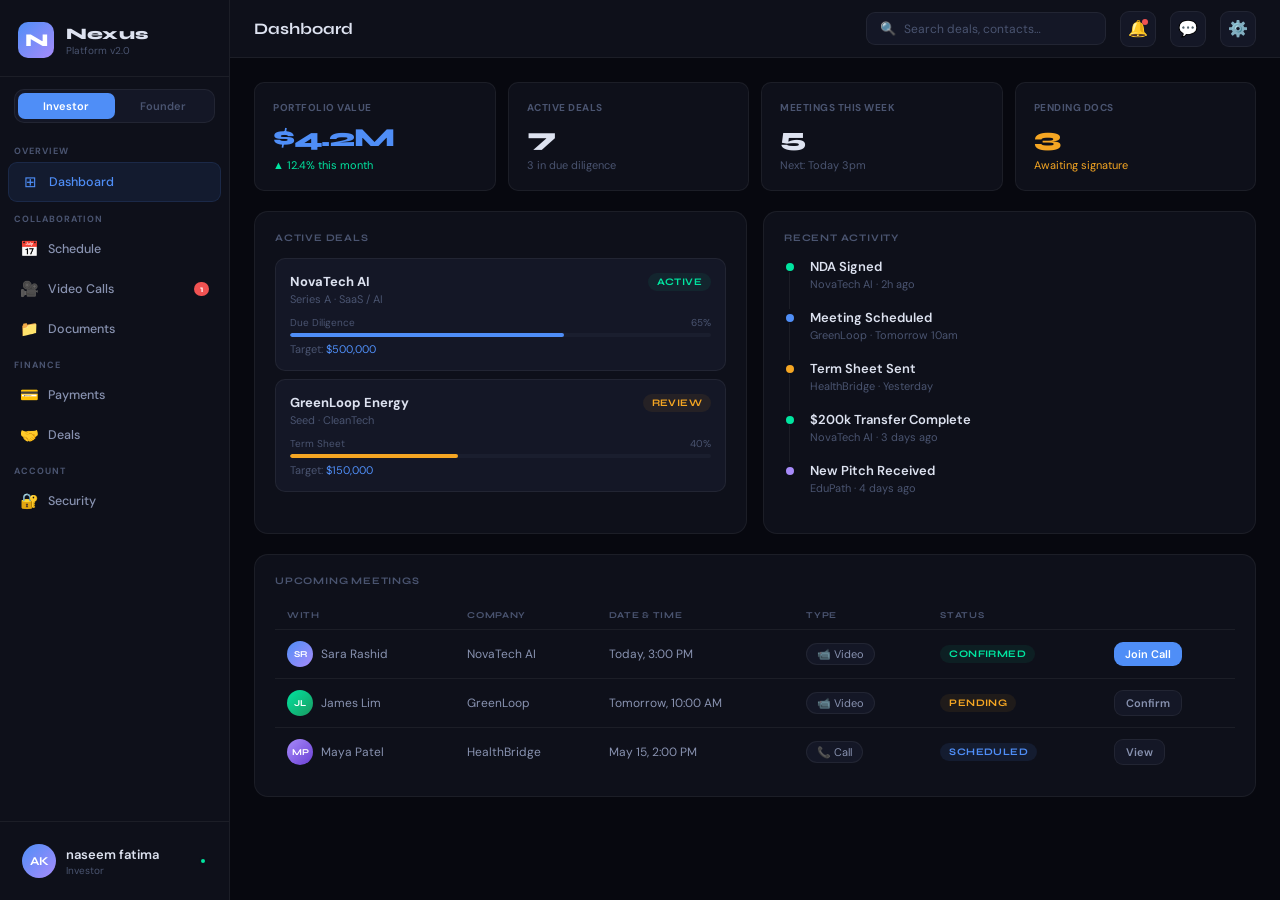
<file: index.html>
<!DOCTYPE html>
<html lang="en">
<head>
<meta charset="UTF-8">
<meta name="viewport" content="width=device-width, initial-scale=1.0">
<title>Nexus — Investor & Entrepreneur Platform</title>
<link href="https://fonts.googleapis.com/css2?family=Syne:wght@400;600;700;800&family=DM+Sans:wght@300;400;500;600&display=swap" rel="stylesheet">

<link rel="stylesheet" href="style.css">
<div class="app">

<!-- SIDEBAR -->
<div class="sidebar">
  <div class="brand">
    <div class="brand-logo">N</div>
    <div>
      <div class="brand-name">Nexus</div>
      <div class="brand-ver">Platform v2.0</div>
    </div>
  </div>

  <div class="role-toggle">
    <button class="role-btn active" id="rb-investor" onclick="switchRole('investor')">Investor</button>
    <button class="role-btn" id="rb-founder" onclick="switchRole('founder')">Founder</button>
  </div>

  <div class="nav-group">Overview</div>
  <div class="nav-item active" id="n-dashboard" onclick="go('dashboard')"><span class="nav-icon">⊞</span>Dashboard</div>

  <div class="nav-group">Collaboration</div>
  <div class="nav-item" id="n-calendar" onclick="go('calendar')"><span class="nav-icon">📅</span>Schedule</div>
  <div class="nav-item" id="n-video" onclick="go('video')"><span class="nav-icon">🎥</span>Video Calls<span class="nav-badge">1</span></div>
  <div class="nav-item" id="n-documents" onclick="go('documents')"><span class="nav-icon">📁</span>Documents</div>

  <div class="nav-group">Finance</div>
  <div class="nav-item" id="n-payments" onclick="go('payments')"><span class="nav-icon">💳</span>Payments</div>
  <div class="nav-item" id="n-deals" onclick="go('deals')"><span class="nav-icon">🤝</span>Deals</div>

  <div class="nav-group">Account</div>
  <div class="nav-item" id="n-security" onclick="go('security')"><span class="nav-icon">🔐</span>Security</div>

  <div class="sidebar-footer">
    <div class="user-row">
      <div class="avatar" id="uav">AK</div>
      <div>
        <div class="user-name" id="uname">naseem fatima</div>
        <div class="user-role-txt" id="urole">Investor</div>
      </div>
      <div class="online-dot"></div>
    </div>
  </div>
</div>

<!-- MAIN -->
<div class="main">
  <div class="topbar">
    <div class="topbar-title" id="page-title">Dashboard</div>
    <div class="search"><span style="color:var(--text3)">🔍</span><input type="text" placeholder="Search deals, contacts…"></div>
    <div class="tb-btn" style="position:relative">🔔<span class="notif-dot"></span></div>
    <div class="tb-btn">💬</div>
    <div class="tb-btn">⚙️</div>
  </div>

  <!-- DASHBOARD -->
  <div class="panel active" id="p-dashboard">
    <div class="g4">
      <div class="stat"><div class="stat-lbl">Portfolio Value</div><div class="stat-val" style="color:var(--accent)">$4.2M</div><div class="stat-sub up">▲ 12.4% this month</div></div>
      <div class="stat"><div class="stat-lbl">Active Deals</div><div class="stat-val">7</div><div class="stat-sub">3 in due diligence</div></div>
      <div class="stat"><div class="stat-lbl">Meetings This Week</div><div class="stat-val">5</div><div class="stat-sub">Next: Today 3pm</div></div>
      <div class="stat"><div class="stat-lbl">Pending Docs</div><div class="stat-val" style="color:var(--amber)">3</div><div class="stat-sub" style="color:var(--amber)">Awaiting signature</div></div>
    </div>
    <div class="g2">
      <div class="card">
        <div class="card-title">Active Deals</div>
        <div class="deal-card" onclick="go('deals')">
          <div style="display:flex;justify-content:space-between;align-items:start">
            <div><div style="font-weight:700;font-size:13px">NovaTech AI</div><div style="font-size:11px;color:var(--text3);margin-top:2px">Series A · SaaS / AI</div></div>
            <span class="badge bg">Active</span>
          </div>
          <div style="margin:10px 0 5px"><div style="display:flex;justify-content:space-between;font-size:10px;color:var(--text3);margin-bottom:4px"><span>Due Diligence</span><span>65%</span></div><div class="progress"><div class="progress-fill" style="width:65%"></div></div></div>
          <div style="font-size:11px;color:var(--text3)">Target: <span style="color:var(--accent)">$500,000</span></div>
        </div>
        <div class="deal-card" onclick="go('deals')">
          <div style="display:flex;justify-content:space-between;align-items:start">
            <div><div style="font-weight:700;font-size:13px">GreenLoop Energy</div><div style="font-size:11px;color:var(--text3);margin-top:2px">Seed · CleanTech</div></div>
            <span class="badge ba">Review</span>
          </div>
          <div style="margin:10px 0 5px"><div style="display:flex;justify-content:space-between;font-size:10px;color:var(--text3);margin-bottom:4px"><span>Term Sheet</span><span>40%</span></div><div class="progress"><div class="progress-fill" style="width:40%;background:var(--amber)"></div></div></div>
          <div style="font-size:11px;color:var(--text3)">Target: <span style="color:var(--accent)">$150,000</span></div>
        </div>
      </div>
      <div class="card">
        <div class="card-title">Recent Activity</div>
        <div class="tl-item"><div class="tl-dot tl-g"></div><div><div style="font-size:13px;font-weight:600">NDA Signed</div><div style="font-size:11px;color:var(--text3);margin-top:2px">NovaTech AI · 2h ago</div></div></div>
        <div class="tl-item"><div class="tl-dot tl-b"></div><div><div style="font-size:13px;font-weight:600">Meeting Scheduled</div><div style="font-size:11px;color:var(--text3);margin-top:2px">GreenLoop · Tomorrow 10am</div></div></div>
        <div class="tl-item"><div class="tl-dot tl-a"></div><div><div style="font-size:13px;font-weight:600">Term Sheet Sent</div><div style="font-size:11px;color:var(--text3);margin-top:2px">HealthBridge · Yesterday</div></div></div>
        <div class="tl-item"><div class="tl-dot tl-g"></div><div><div style="font-size:13px;font-weight:600">$200k Transfer Complete</div><div style="font-size:11px;color:var(--text3);margin-top:2px">NovaTech AI · 3 days ago</div></div></div>
        <div class="tl-item"><div class="tl-dot tl-p"></div><div><div style="font-size:13px;font-weight:600">New Pitch Received</div><div style="font-size:11px;color:var(--text3);margin-top:2px">EduPath · 4 days ago</div></div></div>
      </div>
    </div>
    <div class="card">
      <div class="card-title">Upcoming Meetings</div>
      <table class="tbl">
        <thead><tr><th>With</th><th>Company</th><th>Date & Time</th><th>Type</th><th>Status</th><th></th></tr></thead>
        <tbody>
          <tr>
            <td><div style="display:flex;align-items:center;gap:8px"><div class="avatar" style="width:26px;height:26px;font-size:9px">SR</div>Sara Rashid</div></td>
            <td>NovaTech AI</td><td>Today, 3:00 PM</td>
            <td><span class="tag">📹 Video</span></td>
            <td><span class="badge bg">Confirmed</span></td>
            <td><button class="btn btn-p btn-sm" onclick="go('video')">Join Call</button></td>
          </tr>
          <tr>
            <td><div style="display:flex;align-items:center;gap:8px"><div class="avatar" style="width:26px;height:26px;font-size:9px;background:linear-gradient(135deg,var(--green),#1a9960)">JL</div>James Lim</div></td>
            <td>GreenLoop</td><td>Tomorrow, 10:00 AM</td>
            <td><span class="tag">📹 Video</span></td>
            <td><span class="badge ba">Pending</span></td>
            <td><button class="btn btn-g btn-sm">Confirm</button></td>
          </tr>
          <tr>
            <td><div style="display:flex;align-items:center;gap:8px"><div class="avatar" style="width:26px;height:26px;font-size:9px;background:linear-gradient(135deg,var(--purple),#6a3fd4)">MP</div>Maya Patel</div></td>
            <td>HealthBridge</td><td>May 15, 2:00 PM</td>
            <td><span class="tag">📞 Call</span></td>
            <td><span class="badge bb">Scheduled</span></td>
            <td><button class="btn btn-g btn-sm">View</button></td>
          </tr>
        </tbody>
      </table>
    </div>
  </div>

  <!-- CALENDAR -->
  <div class="panel" id="p-calendar">
    <div class="g2">
      <div class="card">
        <div style="display:flex;justify-content:space-between;align-items:center;margin-bottom:16px">
          <div style="font-family:'Syne',sans-serif;font-weight:700;font-size:15px">May 2026</div>
          <div style="display:flex;gap:6px"><button class="btn btn-g btn-sm">◀</button><button class="btn btn-g btn-sm">▶</button></div>
        </div>
        <div class="cal-grid">
          <div class="cal-hdr">S</div><div class="cal-hdr">M</div><div class="cal-hdr">T</div><div class="cal-hdr">W</div><div class="cal-hdr">T</div><div class="cal-hdr">F</div><div class="cal-hdr">S</div>
          <div class="cal-day dim">27</div><div class="cal-day dim">28</div><div class="cal-day dim">29</div><div class="cal-day dim">30</div><div class="cal-day dim">1</div><div class="cal-day has-event">2</div><div class="cal-day">3</div>
          <div class="cal-day">4</div><div class="cal-day">5</div><div class="cal-day has-event">6</div><div class="cal-day">7</div><div class="cal-day has-event">8</div><div class="cal-day">9</div><div class="cal-day">10</div>
          <div class="cal-day">11</div><div class="cal-day today">12</div><div class="cal-day has-event sel">13</div><div class="cal-day">14</div><div class="cal-day has-event">15</div><div class="cal-day">16</div><div class="cal-day">17</div>
          <div class="cal-day">18</div><div class="cal-day">19</div><div class="cal-day has-event">20</div><div class="cal-day">21</div><div class="cal-day">22</div><div class="cal-day">23</div><div class="cal-day">24</div>
          <div class="cal-day">25</div><div class="cal-day">26</div><div class="cal-day">27</div><div class="cal-day">28</div><div class="cal-day">29</div><div class="cal-day">30</div><div class="cal-day">31</div>
        </div>
        <button class="btn btn-p btn-full" style="margin-top:16px">+ Add Availability Slot</button>
      </div>
      <div class="card">
        <div class="card-title">Today — May 12</div>
        <div style="display:flex;gap:12px;align-items:stretch;margin-bottom:10px">
          <div style="width:3px;background:var(--accent);border-radius:3px;flex-shrink:0"></div>
          <div style="flex:1;background:var(--bg3);border-radius:9px;padding:14px;border:1px solid var(--border)">
            <div style="font-size:11px;color:var(--accent);font-weight:700;margin-bottom:4px;font-family:'Syne',sans-serif">3:00 PM – 3:45 PM</div>
            <div style="font-size:14px;font-weight:700;margin-bottom:3px">Strategy Call — NovaTech AI</div>
            <div style="font-size:11px;color:var(--text3);margin-bottom:10px">Sara Rashid · Video Call</div>
            <div style="display:flex;gap:7px"><button class="btn btn-p btn-sm" onclick="go('video')">Join Now</button><button class="btn btn-g btn-sm">Reschedule</button></div>
          </div>
        </div>
        <div style="display:flex;gap:12px;align-items:stretch;margin-bottom:18px">
          <div style="width:3px;background:var(--text3);border-radius:3px;flex-shrink:0"></div>
          <div style="flex:1;background:var(--bg3);border-radius:9px;padding:14px;border:1px solid var(--border)">
            <div style="font-size:11px;color:var(--text3);font-weight:700;margin-bottom:4px;font-family:'Syne',sans-serif">6:00 PM – 6:30 PM</div>
            <div style="font-size:14px;font-weight:700">Internal Team Sync</div>
            <div style="font-size:11px;color:var(--text3)">Phone call</div>
          </div>
        </div>
        <div style="border-top:1px solid var(--border);padding-top:16px">
          <div class="card-title">Send Meeting Request</div>
          <div class="inp-group"><div class="inp-lbl">To (Email)</div><input class="inp" type="text" placeholder="founder@startup.com"></div>
          <div style="display:flex;gap:8px">
            <div class="inp-group" style="flex:1"><div class="inp-lbl">Date</div><input class="inp" type="date" value="2026-05-13"></div>
            <div class="inp-group" style="flex:1"><div class="inp-lbl">Time</div><input class="inp" type="time" value="10:00"></div>
          </div>
          <button class="btn btn-p btn-full">Send Request</button>
        </div>
      </div>
    </div>
  </div>

  <!-- VIDEO -->
  <div class="panel" id="p-video">
    <div class="g2">
      <div class="card">
        <div style="display:flex;justify-content:space-between;align-items:center;margin-bottom:14px">
          <div style="font-family:'Syne',sans-serif;font-weight:700;font-size:14px">NovaTech AI — Strategy Call</div>
          <span class="badge br live-badge">● LIVE</span>
        </div>
        <div class="video-stage">
          <div style="display:flex;flex-direction:column;align-items:center;gap:10px">
            <div class="video-av">SR</div>
            <div style="font-size:12px;color:#3a4a7a;font-weight:600">Sara Rashid</div>
            <div style="font-size:11px;color:#2a3555">Mic active · HD 1080p</div>
          </div>
          <div class="video-self"><div class="video-av" style="width:36px;height:36px;font-size:13px">AK</div></div>
          <div style="position:absolute;top:12px;left:12px;background:#00000070;border-radius:7px;padding:4px 9px;font-size:11px;color:#fff;font-family:'Syne',sans-serif;font-weight:700">00:12:34</div>
          <div style="position:absolute;top:12px;right:150px;background:var(--green-dim);border:1px solid #00e5a030;border-radius:7px;padding:4px 9px;font-size:10px;color:var(--green)">HD · 1080p</div>
        </div>
        <div class="vc-controls" id="vc-wrap">
          <button class="vc-btn vc-def" id="vc-mic" onclick="toggleVC('mic')" title="Mute">🎙️</button>
          <button class="vc-btn vc-def" id="vc-cam" onclick="toggleVC('cam')" title="Camera">📷</button>
          <button class="vc-btn vc-def" id="vc-scr" onclick="toggleVC('scr')" title="Screen Share">🖥️</button>
          <button class="vc-btn vc-def" title="Chat">💬</button>
          <button class="vc-btn vc-def" title="Participants">👥</button>
          <button class="vc-btn vc-end" title="End Call">📵</button>
        </div>
      </div>
      <div style="display:flex;flex-direction:column;gap:14px">
        <div class="card">
          <div class="card-title">Incoming Call</div>
          <div style="display:flex;align-items:center;gap:12px;padding:12px;background:var(--bg3);border-radius:9px;border:1px solid var(--green-dim)">
            <div class="avatar" style="background:linear-gradient(135deg,var(--green),#1a9960)">JL</div>
            <div style="flex:1"><div style="font-size:13px;font-weight:700">James Lim</div><div style="font-size:11px;color:var(--text3)">GreenLoop Energy · Calling…</div></div>
            <button class="btn btn-p btn-sm">✓</button>
            <button class="btn btn-d btn-sm">✕</button>
          </div>
        </div>
        <div class="card">
          <div class="card-title">Participants (2)</div>
          <div style="display:flex;flex-direction:column;gap:10px">
            <div style="display:flex;align-items:center;gap:10px"><div class="avatar" style="width:30px;height:30px;font-size:10px">AK</div><div style="flex:1"><div style="font-size:12.5px;font-weight:600">Alex Kim (You)</div></div><span class="badge bg">Host</span></div>
            <div style="display:flex;align-items:center;gap:10px"><div class="avatar" style="width:30px;height:30px;font-size:10px;background:linear-gradient(135deg,var(--purple),#6a3fd4)">SR</div><div style="flex:1"><div style="font-size:12.5px;font-weight:600">Sara Rashid</div></div><span style="font-size:16px">🎙️</span></div>
          </div>
        </div>
        <div class="card" style="flex:1">
          <div class="card-title">Call Notes</div>
          <textarea class="inp" style="height:100px;resize:none;width:100%;font-family:'DM Sans',sans-serif" placeholder="Type notes during the call…"></textarea>
          <button class="btn btn-g btn-sm btn-full" style="margin-top:8px">Save Notes</button>
        </div>
      </div>
    </div>
  </div>

  <!-- DOCUMENTS -->
  <div class="panel" id="p-documents">
    <div class="g2">
      <div class="card">
        <div style="display:flex;justify-content:space-between;align-items:center;margin-bottom:16px">
          <div class="card-title" style="margin:0">Document Chamber</div>
          <button class="btn btn-p btn-sm">+ Upload</button>
        </div>
        <div style="display:flex;flex-direction:column;gap:8px">
          <div class="doc-item"><div class="doc-icon">📄</div><div style="flex:1"><div style="font-weight:700;font-size:13px;margin-bottom:3px">NovaTech_NDA_v2.pdf</div><div style="font-size:11px;color:var(--text3)">2.4 MB · Uploaded May 10</div></div><span class="badge bg">Signed</span></div>
          <div class="doc-item"><div class="doc-icon">📋</div><div style="flex:1"><div style="font-weight:700;font-size:13px;margin-bottom:3px">Term_Sheet_GreenLoop.docx</div><div style="font-size:11px;color:var(--text3)">0.8 MB · Uploaded May 11</div></div><span class="badge ba">In Review</span></div>
          <div class="doc-item"><div class="doc-icon">📑</div><div style="flex:1"><div style="font-weight:700;font-size:13px;margin-bottom:3px">SHA_HealthBridge_2026.pdf</div><div style="font-size:11px;color:var(--text3)">3.1 MB · Uploaded May 12</div></div><span class="badge br">Draft</span></div>
          <div class="doc-item"><div class="doc-icon">📊</div><div style="flex:1"><div style="font-weight:700;font-size:13px;margin-bottom:3px">Investor_Agreement_Q2.pdf</div><div style="font-size:11px;color:var(--text3)">1.6 MB · Uploaded May 8</div></div><span class="badge bg">Signed</span></div>
        </div>
      </div>
      <div class="card">
        <div class="card-title">E-Signature — Term_Sheet_GreenLoop.docx</div>
        <div style="background:var(--bg3);border-radius:9px;border:1px solid var(--border);padding:16px;margin-bottom:14px;font-size:12.5px;color:var(--text2);line-height:1.8">
          <div style="font-family:'Syne',sans-serif;font-weight:700;color:var(--text);margin-bottom:6px">TERM SHEET</div>
          This Term Sheet sets forth the terms under which <strong style="color:var(--accent)">Alex Kim</strong> (Investor) agrees to invest in <strong style="color:var(--green)">GreenLoop Energy</strong>.<br><br>
          <strong style="color:var(--text)">Investment:</strong> $150,000<br>
          <strong style="color:var(--text)">Equity:</strong> 8% convertible note<br>
          <strong style="color:var(--text)">Valuation Cap:</strong> $2,000,000
        </div>
        <div class="card-title">Your Signature</div>
        <div class="sig-pad" id="sig-pad" onclick="signDoc()">✍ Click to sign document</div>
        <div style="display:flex;gap:8px;margin-top:10px">
          <button class="btn btn-g btn-sm" onclick="clearSig()">Clear</button>
          <button class="btn btn-p" style="flex:1" onclick="signDoc()">Sign & Submit</button>
        </div>
      </div>
    </div>
  </div>

  <!-- PAYMENTS -->
  <div class="panel" id="p-payments">
    <div class="g2">
      <div style="display:flex;flex-direction:column;gap:14px">
        <div class="wallet">
          <div class="wallet-lbl" id="wlbl">Investor Wallet</div>
          <div class="wallet-bal">$847,320</div>
          <div class="wallet-sub">Available Balance · Updated just now</div>
          <div class="wallet-btns">
            <div class="wallet-btn" onclick="showTxForm('Deposit')">＋ Deposit</div>
            <div class="wallet-btn" onclick="showTxForm('Withdraw')">− Withdraw</div>
            <div class="wallet-btn" onclick="showTxForm('Transfer')">↗ Transfer</div>
          </div>
        </div>
        <div class="card-sm" id="tx-form" style="display:none">
          <div class="card-title" id="tx-title">New Transfer</div>
          <div class="inp-group"><div class="inp-lbl">Recipient</div><input class="inp" type="text" placeholder="Name or wallet ID"></div>
          <div class="inp-group"><div class="inp-lbl">Amount (USD)</div><input class="inp" type="number" placeholder="0.00"></div>
          <div class="inp-group"><div class="inp-lbl">Note</div><input class="inp" type="text" placeholder="Deal investment, milestone…"></div>
          <div style="display:flex;gap:8px"><button class="btn btn-g btn-sm" onclick="hideTxForm()">Cancel</button><button class="btn btn-p" style="flex:1">Confirm</button></div>
        </div>
      </div>
      <div class="card">
        <div class="card-title">Transaction History</div>
        <table class="tbl">
          <thead><tr><th>Type</th><th>Party</th><th>Amount</th><th>Status</th></tr></thead>
          <tbody>
            <tr><td>💸 Transfer</td><td>NovaTech AI</td><td style="color:var(--red);font-weight:600">−$200,000</td><td><span class="badge bg">Done</span></td></tr>
            <tr><td>💰 Deposit</td><td>Wire Transfer</td><td style="color:var(--green);font-weight:600">+$500,000</td><td><span class="badge bg">Done</span></td></tr>
            <tr><td>💸 Transfer</td><td>GreenLoop</td><td style="color:var(--red);font-weight:600">−$50,000</td><td><span class="badge ba">Pending</span></td></tr>
            <tr><td>📈 Return</td><td>PortfolioCo</td><td style="color:var(--green);font-weight:600">+$97,320</td><td><span class="badge bg">Done</span></td></tr>
            <tr><td>💸 Transfer</td><td>HealthBridge</td><td style="color:var(--red);font-weight:600">−$100,000</td><td><span class="badge bb">Processing</span></td></tr>
          </tbody>
        </table>
      </div>
    </div>
  </div>

  <!-- DEALS -->
  <div class="panel" id="p-deals">
    <div class="g4">
      <div class="stat"><div class="stat-lbl">Total Invested</div><div class="stat-val" style="color:var(--accent)">$2.1M</div><div class="stat-sub up">▲ 3 new this quarter</div></div>
      <div class="stat"><div class="stat-lbl">Active Deals</div><div class="stat-val">7</div><div class="stat-sub">Across 4 sectors</div></div>
      <div class="stat"><div class="stat-lbl">Avg. Equity</div><div class="stat-val">9.2%</div><div class="stat-sub">Per deal</div></div>
      <div class="stat"><div class="stat-lbl">ROI YTD</div><div class="stat-val" style="color:var(--green)">+31%</div><div class="stat-sub up">▲ Outperforming</div></div>
    </div>
    <div class="card">
      <div style="display:flex;justify-content:space-between;align-items:center;margin-bottom:16px">
        <div class="card-title" style="margin:0">Deal Pipeline</div>
        <button class="btn btn-p btn-sm">+ New Deal</button>
      </div>
      <table class="tbl">
        <thead><tr><th>Company</th><th>Sector</th><th>Stage</th><th>Amount</th><th>Equity</th><th>Progress</th><th>Status</th><th></th></tr></thead>
        <tbody>
          <tr><td><strong>NovaTech AI</strong></td><td>SaaS / AI</td><td>Series A</td><td>$500,000</td><td>5%</td><td><div class="progress" style="width:90px"><div class="progress-fill" style="width:65%"></div></div></td><td><span class="badge bg">Due Diligence</span></td><td><button class="btn btn-g btn-sm">View</button></td></tr>
          <tr><td><strong>GreenLoop</strong></td><td>CleanTech</td><td>Seed</td><td>$150,000</td><td>8%</td><td><div class="progress" style="width:90px"><div class="progress-fill" style="width:40%;background:var(--amber)"></div></div></td><td><span class="badge ba">Term Sheet</span></td><td><button class="btn btn-g btn-sm">View</button></td></tr>
          <tr><td><strong>HealthBridge</strong></td><td>HealthTech</td><td>Series B</td><td>$750,000</td><td>3%</td><td><div class="progress" style="width:90px"><div class="progress-fill" style="width:85%"></div></div></td><td><span class="badge bg">Closing</span></td><td><button class="btn btn-g btn-sm">View</button></td></tr>
          <tr><td><strong>EduPath</strong></td><td>EdTech</td><td>Pre-seed</td><td>$80,000</td><td>12%</td><td><div class="progress" style="width:90px"><div class="progress-fill" style="width:20%;background:var(--red)"></div></div></td><td><span class="badge br">Screening</span></td><td><button class="btn btn-g btn-sm">View</button></td></tr>
        </tbody>
      </table>
    </div>
  </div>

  <!-- SECURITY -->
  <div class="panel" id="p-security">
    <div class="g2">
      <div class="card">
        <div class="card-title">Change Password</div>
        <div class="inp-group"><div class="inp-lbl">Current Password</div><input class="inp" type="password" placeholder="••••••••"></div>
        <div class="inp-group">
          <div class="inp-lbl">New Password</div>
          <input class="inp" type="password" id="pw-inp" placeholder="••••••••" oninput="checkPw(this.value)">
          <div class="strength-bar"><div class="strength-fill" id="sw" style="width:0"></div></div>
          <div style="font-size:11px;color:var(--text3);margin-top:4px" id="sl">Enter a password</div>
        </div>
        <div class="inp-group"><div class="inp-lbl">Confirm Password</div><input class="inp" type="password" placeholder="••••••••"></div>
        <button class="btn btn-p btn-full">Update Password</button>

        <div style="margin-top:20px;padding-top:20px;border-top:1px solid var(--border)">
          <div class="card-title">Two-Factor Authentication</div>
          <div style="background:var(--bg3);border-radius:9px;padding:16px;border:1px solid var(--border);margin-bottom:12px">
            <div style="font-size:12px;color:var(--text2);margin-bottom:12px">Enter the 6-digit code sent to your phone</div>
            <div class="otp-wrap" id="otp-wrap">
              <input class="otp-box" type="text" maxlength="1" oninput="otpNext(0)">
              <input class="otp-box" type="text" maxlength="1" oninput="otpNext(1)">
              <input class="otp-box" type="text" maxlength="1" oninput="otpNext(2)">
              <input class="otp-box" type="text" maxlength="1" oninput="otpNext(3)">
              <input class="otp-box" type="text" maxlength="1" oninput="otpNext(4)">
              <input class="otp-box" type="text" maxlength="1">
            </div>
            <button class="btn btn-p btn-sm" style="margin-top:12px">Verify Code</button>
          </div>
          <div style="display:flex;justify-content:space-between;align-items:center;padding:12px;background:var(--bg3);border-radius:9px;border:1px solid var(--border)">
            <div><div style="font-size:13px;font-weight:600">2FA Status</div><div style="font-size:11px;color:var(--text3)">Authenticator app enabled</div></div>
            <span class="badge bg">Active</span>
          </div>
        </div>
      </div>
      <div style="display:flex;flex-direction:column;gap:14px">
        <div class="card">
          <div class="card-title">Role & Permissions</div>
          <div style="display:flex;justify-content:space-between;align-items:center;padding:12px;background:var(--bg3);border-radius:9px;border:1px solid var(--border);margin-bottom:12px">
            <div><div style="font-weight:700;font-size:13px">Current Role</div><div style="font-size:11px;color:var(--text3);margin-top:2px" id="role-disp">Investor</div></div>
            <span class="badge bb" id="role-badge">Investor</span>
          </div>
          <div style="display:grid;grid-template-columns:1fr 1fr;gap:7px" id="perms"></div>
        </div>
        <div class="card">
          <div class="card-title">Active Sessions</div>
          <div style="display:flex;flex-direction:column;gap:8px">
            <div style="display:flex;justify-content:space-between;align-items:center;padding:11px;background:var(--bg3);border-radius:9px;border:1px solid var(--border)">
              <div><div style="font-size:12.5px;font-weight:600">💻 Chrome — Windows</div><div style="font-size:11px;color:var(--text3)">Lahore, PK · Active now</div></div>
              <span class="badge bg">Current</span>
            </div>
            <div style="display:flex;justify-content:space-between;align-items:center;padding:11px;background:var(--bg3);border-radius:9px;border:1px solid var(--border)">
              <div><div style="font-size:12.5px;font-weight:600">📱 Mobile — iOS</div><div style="font-size:11px;color:var(--text3)">Lahore, PK · 2h ago</div></div>
              <button class="btn btn-d btn-sm">Revoke</button>
            </div>
          </div>
        </div>
      </div>
    </div>
  </div>

</div><!-- end main -->
</div><!-- end app -->
</head>
<body>
<script>
// Navigation
const pages=['dashboard','calendar','video','documents','payments','deals','security'];
const titles={dashboard:'Dashboard',calendar:'Meeting Schedule',video:'Video Calls',documents:'Document Chamber',payments:'Payments & Wallet',deals:'Deal Pipeline',security:'Security & Access'};
function go(id){
  pages.forEach(p=>{
    document.getElementById('p-'+p).classList.remove('active');
    document.getElementById('n-'+p).classList.remove('active');
  });
  document.getElementById('p-'+id).classList.add('active');
  document.getElementById('n-'+id).classList.add('active');
  document.getElementById('page-title').textContent=titles[id];
}

// Role switching
const investorPerms=[['✓ View Deals','yes'],['✓ Fund Deals','yes'],['✓ Sign Documents','yes'],['✓ View Analytics','yes'],['✗ Create Pitches','no'],['✗ Edit Company','no']];
const founderPerms=[['✓ Create Pitches','yes'],['✓ Edit Company','yes'],['✓ View Offers','yes'],['✓ Sign Documents','yes'],['✗ Fund Deals','no'],['✗ View All Investors','no']];
function renderPerms(arr){
  const g=document.getElementById('perms');
  g.innerHTML=arr.map(([t,c])=>`<div class="perm-item perm-${c==='yes'?'yes':'no'}">${t}</div>`).join('');
}
function switchRole(r){
  document.getElementById('rb-investor').classList.toggle('active',r==='investor');
  document.getElementById('rb-founder').classList.toggle('active',r==='founder');
  if(r==='investor'){
    document.getElementById('uav').textContent='AK';
    document.getElementById('uname').textContent='Alex Kim';
    document.getElementById('urole').textContent='Investor';
    document.getElementById('wlbl').textContent='Investor Wallet';
    document.getElementById('role-disp').textContent='Investor';
    document.getElementById('role-badge').textContent='Investor';
    renderPerms(investorPerms);
  } else {
    document.getElementById('uav').textContent='SR';
    document.getElementById('uname').textContent='Sara Rashid';
    document.getElementById('urole').textContent='Founder';
    document.getElementById('wlbl').textContent='Founder Wallet';
    document.getElementById('role-disp').textContent='Entrepreneur';
    document.getElementById('role-badge').textContent='Entrepreneur';
    renderPerms(founderPerms);
  }
}
renderPerms(investorPerms);

// Video controls
const vcState={mic:true,cam:true,scr:false};
const vcIcons={mic:['🎙️','🔇'],cam:['📷','🚫'],scr:['🖥️','✅']};
function toggleVC(k){
  vcState[k]=!vcState[k];
  const el=document.getElementById('vc-'+k);
  el.textContent=vcState[k]?vcIcons[k][0]:vcIcons[k][1];
  el.className='vc-btn '+(vcState[k]?'vc-def':'vc-off');
}

// Signature
function signDoc(){
  const p=document.getElementById('sig-pad');
  p.textContent='✍ Alex Kim  —  Signed '+new Date().toLocaleDateString('en-PK');
  p.classList.add('signed');
}
function clearSig(){
  const p=document.getElementById('sig-pad');
  p.textContent='✍ Click to sign document';
  p.classList.remove('signed');
}

// Transfer form
function showTxForm(type){
  document.getElementById('tx-title').textContent=type+' Funds';
  document.getElementById('tx-form').style.display='block';
}
function hideTxForm(){document.getElementById('tx-form').style.display='none';}

// Password strength
function checkPw(pw){
  let s=0;
  if(pw.length>=8)s++;if(/[A-Z]/.test(pw))s++;if(/[0-9]/.test(pw))s++;if(/[^A-Za-z0-9]/.test(pw))s++;
  const map=[[25,'var(--red)','Weak'],[50,'var(--amber)','Fair'],[75,'var(--amber)','Good'],[100,'var(--green)','Strong']];
  const fill=document.getElementById('sw'),lbl=document.getElementById('sl');
  if(!pw.length){fill.style.width='0';lbl.textContent='Enter a password';lbl.style.color='';return;}
  const [w,c,l]=map[Math.min(s,4)-1]||map[0];
  fill.style.width=w+'%';fill.style.background=c;lbl.textContent=l;lbl.style.color=c;
}

// OTP auto-focus
function otpNext(i){
  const boxes=document.querySelectorAll('.otp-box');
  if(boxes[i].value.length===1&&i<5)boxes[i+1].focus();
}
</script>
</body>
</html>
</file>
<file: style.css>
*{box-sizing:border-box;margin:0;padding:0}
:root{
  --bg:#07080f;--bg2:#0e101a;--bg3:#141726;--bg4:#1a1e2e;--bg5:#20253a;
  --border:#ffffff0f;--border2:#ffffff1c;--border3:#ffffff28;
  --text:#dde2f0;--text2:#8892b0;--text3:#4a5470;
  --accent:#4f8ef7;--accent2:#3a6fd4;--accent-dim:#4f8ef718;
  --green:#00e5a0;--green-dim:#00e5a012;
  --amber:#f5a623;--amber-dim:#f5a62312;
  --red:#f05252;--red-dim:#f0525212;
  --purple:#a78bfa;--purple-dim:#a78bfa12;
  --radius:10px;--radius-lg:14px;--radius-xl:20px;
}
html,body{height:100%;overflow:hidden;background:var(--bg);color:var(--text);font-family:'DM Sans',sans-serif;font-size:13px}

/* Layout */
.app{display:flex;height:100vh;overflow:hidden}
/* Sidebar */
.sidebar{width:230px;min-width:230px;background:var(--bg2);border-right:1px solid var(--border);display:flex;flex-direction:column}
.brand{padding:22px 18px 18px;border-bottom:1px solid var(--border);display:flex;align-items:center;gap:12px}
.brand-logo{width:36px;height:36px;background:linear-gradient(135deg,#4f8ef7,#a78bfa);border-radius:10px;display:flex;align-items:center;justify-content:center;font-family:'Syne',sans-serif;font-weight:800;font-size:18px;color:#fff;flex-shrink:0}
.brand-name{font-family:'Syne',sans-serif;font-weight:800;font-size:16px;letter-spacing:.2px}
.brand-ver{font-size:10px;color:var(--text3);margin-top:1px}

.role-toggle{margin:12px 14px;background:var(--bg3);border:1px solid var(--border);border-radius:var(--radius);padding:3px;display:flex}
.role-btn{flex:1;padding:6px;border:none;background:none;color:var(--text3);font-size:11px;font-weight:600;font-family:'DM Sans',sans-serif;border-radius:7px;cursor:pointer;transition:.15s}
.role-btn.active{background:var(--accent);color:#fff}

.nav-group{padding:10px 14px 4px;font-size:9px;font-weight:700;text-transform:uppercase;letter-spacing:1px;color:var(--text3)}
.nav-item{margin:1px 8px;padding:9px 12px;border-radius:9px;cursor:pointer;display:flex;align-items:center;gap:10px;color:var(--text2);transition:.12s;font-size:12.5px;font-weight:500;user-select:none}
.nav-item:hover{background:var(--bg3);color:var(--text)}
.nav-item.active{background:var(--accent-dim);color:var(--accent);border:1px solid #4f8ef720}
.nav-icon{font-size:15px;width:18px;text-align:center}
.nav-badge{margin-left:auto;background:var(--red);color:#fff;font-size:9px;font-weight:700;padding:2px 6px;border-radius:20px;font-family:'Syne',sans-serif}

.sidebar-footer{margin-top:auto;padding:14px;border-top:1px solid var(--border)}
.user-row{display:flex;align-items:center;gap:10px;padding:8px;border-radius:9px;cursor:pointer;transition:.12s}
.user-row:hover{background:var(--bg3)}
.avatar{width:34px;height:34px;border-radius:50%;background:linear-gradient(135deg,var(--accent),var(--purple));display:flex;align-items:center;justify-content:center;font-size:12px;font-weight:700;color:#fff;flex-shrink:0;font-family:'Syne',sans-serif}
.user-name{font-size:13px;font-weight:600}
.user-role-txt{font-size:10px;color:var(--text3);margin-top:1px}
.online-dot{width:8px;height:8px;background:var(--green);border-radius:50%;margin-left:auto;border:2px solid var(--bg2);flex-shrink:0}

/* Main */
.main{flex:1;display:flex;flex-direction:column;overflow:hidden;min-width:0}
.topbar{background:var(--bg2);border-bottom:1px solid var(--border);height:58px;padding:0 24px;display:flex;align-items:center;gap:14px;flex-shrink:0}
.topbar-title{font-family:'Syne',sans-serif;font-weight:700;font-size:16px;flex:1}
.search{background:var(--bg3);border:1px solid var(--border);border-radius:9px;padding:7px 13px;display:flex;align-items:center;gap:8px;width:240px}
.search input{background:none;border:none;outline:none;color:var(--text);font-size:12px;font-family:'DM Sans',sans-serif;width:100%}
.search input::placeholder{color:var(--text3)}
.tb-btn{width:36px;height:36px;background:var(--bg3);border:1px solid var(--border);border-radius:9px;display:flex;align-items:center;justify-content:center;cursor:pointer;font-size:16px;transition:.12s;position:relative;flex-shrink:0}
.tb-btn:hover{border-color:var(--border2)}
.notif-dot{position:absolute;top:7px;right:7px;width:6px;height:6px;background:var(--red);border-radius:50%}

/* Panels */
.panel{display:none;flex:1;overflow-y:auto;padding:24px;flex-direction:column;gap:20px}
.panel.active{display:flex}
.panel::-webkit-scrollbar{width:4px}
.panel::-webkit-scrollbar-thumb{background:var(--border2);border-radius:4px}

/* Cards */
.card{background:var(--bg2);border:1px solid var(--border);border-radius:var(--radius-lg);padding:20px}
.card-sm{background:var(--bg2);border:1px solid var(--border);border-radius:var(--radius);padding:16px}
.card-title{font-size:10px;font-weight:700;text-transform:uppercase;letter-spacing:.8px;color:var(--text3);margin-bottom:14px;font-family:'Syne',sans-serif}

/* Grids */
.g2{display:grid;grid-template-columns:1fr 1fr;gap:16px}
.g3{display:grid;grid-template-columns:1fr 1fr 1fr;gap:14px}
.g4{display:grid;grid-template-columns:repeat(4,1fr);gap:12px}

/* Stat tiles */
.stat{background:var(--bg2);border:1px solid var(--border);border-radius:var(--radius);padding:18px}
.stat-lbl{font-size:10px;color:var(--text3);font-weight:700;text-transform:uppercase;letter-spacing:.5px;margin-bottom:8px}
.stat-val{font-family:'Syne',sans-serif;font-size:26px;font-weight:800;letter-spacing:-1px}
.stat-sub{font-size:11px;margin-top:5px;display:flex;align-items:center;gap:4px;color:var(--text3)}
.up{color:var(--green)}.dn{color:var(--red)}

/* Badges */
.badge{display:inline-flex;align-items:center;padding:3px 9px;border-radius:20px;font-size:10px;font-weight:700;text-transform:uppercase;letter-spacing:.4px;font-family:'Syne',sans-serif}
.bg{background:var(--green-dim);color:var(--green)}
.ba{background:var(--amber-dim);color:var(--amber)}
.br{background:var(--red-dim);color:var(--red)}
.bb{background:var(--accent-dim);color:var(--accent)}
.bp{background:var(--purple-dim);color:var(--purple)}

/* Buttons */
.btn{padding:8px 16px;border-radius:9px;font-size:12px;font-weight:600;cursor:pointer;border:none;transition:.15s;display:inline-flex;align-items:center;gap:6px;font-family:'DM Sans',sans-serif}
.btn-p{background:var(--accent);color:#fff}.btn-p:hover{background:var(--accent2)}
.btn-g{background:var(--bg3);color:var(--text2);border:1px solid var(--border)}.btn-g:hover{color:var(--text);border-color:var(--border2)}
.btn-d{background:var(--red-dim);color:var(--red);border:1px solid #f0525225}
.btn-sm{padding:5px 11px;font-size:11px}
.btn-full{width:100%}

/* Table */
.tbl{width:100%;border-collapse:collapse}
.tbl th{text-align:left;padding:9px 12px;font-size:9px;font-weight:700;text-transform:uppercase;letter-spacing:.7px;color:var(--text3);border-bottom:1px solid var(--border);font-family:'Syne',sans-serif}
.tbl td{padding:11px 12px;border-bottom:1px solid var(--border);font-size:12px;color:var(--text2)}
.tbl tr:last-child td{border:none}
.tbl tr:hover td{background:var(--bg3);color:var(--text)}

/* Progress */
.progress{background:var(--bg4);border-radius:4px;height:4px;overflow:hidden}
.progress-fill{height:100%;border-radius:4px;background:var(--accent);transition:width .4s}

/* Input */
.inp{width:100%;background:var(--bg3);border:1px solid var(--border);border-radius:9px;padding:9px 13px;color:var(--text);font-size:12.5px;font-family:'DM Sans',sans-serif;outline:none;transition:.15s}
.inp:focus{border-color:var(--accent);background:var(--bg4)}
.inp::placeholder{color:var(--text3)}
.inp-lbl{font-size:10px;color:var(--text3);font-weight:700;text-transform:uppercase;letter-spacing:.5px;margin-bottom:5px;font-family:'Syne',sans-serif}
.inp-group{margin-bottom:13px}

/* Calendar */
.cal-grid{display:grid;grid-template-columns:repeat(7,1fr);gap:2px}
.cal-hdr{text-align:center;padding:7px 0;font-size:9px;font-weight:700;color:var(--text3);text-transform:uppercase;font-family:'Syne',sans-serif}
.cal-day{aspect-ratio:1;display:flex;align-items:center;justify-content:center;font-size:12px;border-radius:7px;cursor:pointer;transition:.12s;position:relative;color:var(--text2)}
.cal-day:hover{background:var(--bg3)}
.cal-day.today{background:var(--accent);color:#fff;font-weight:700}
.cal-day.has-event::after{content:'';position:absolute;bottom:4px;left:50%;transform:translateX(-50%);width:4px;height:4px;background:var(--green);border-radius:50%}
.cal-day.dim{color:var(--text3)}
.cal-day.sel{border:1px solid var(--accent);color:var(--accent)}

/* Video */
.video-stage{background:#080a12;border-radius:var(--radius-lg);aspect-ratio:16/9;display:flex;align-items:center;justify-content:center;position:relative;overflow:hidden;border:1px solid var(--border)}
.video-av{width:80px;height:80px;border-radius:50%;background:linear-gradient(135deg,#1a2a5a,#0d1a3a);border:2px solid var(--border2);display:flex;align-items:center;justify-content:center;font-size:30px;font-weight:800;color:#3a4a7a;font-family:'Syne',sans-serif}
.video-self{position:absolute;bottom:14px;right:14px;width:130px;background:#0d1020;border-radius:9px;border:1px solid var(--border2);aspect-ratio:4/3;display:flex;align-items:center;justify-content:center}
.vc-controls{display:flex;align-items:center;justify-content:center;gap:10px;padding:16px 0 0}
.vc-btn{width:46px;height:46px;border-radius:50%;border:none;cursor:pointer;display:flex;align-items:center;justify-content:center;font-size:18px;transition:.15s;flex-shrink:0}
.vc-def{background:var(--bg4);color:var(--text)}.vc-def:hover{background:var(--bg5)}
.vc-end{background:var(--red);color:#fff}
.vc-off{background:#ffffff10;color:var(--text3)}

/* Doc card */
.doc-item{background:var(--bg3);border:1px solid var(--border);border-radius:var(--radius);padding:14px;display:flex;align-items:center;gap:14px;cursor:pointer;transition:.12s}
.doc-item:hover{border-color:var(--border2);background:var(--bg4)}
.doc-icon{width:42px;height:50px;background:var(--bg4);border-radius:7px;display:flex;align-items:center;justify-content:center;font-size:20px;flex-shrink:0;border:1px solid var(--border2)}

/* Sig pad */
.sig-pad{background:#080c1a;border:1.5px dashed var(--border2);border-radius:9px;height:90px;display:flex;align-items:center;justify-content:center;font-size:12px;color:var(--text3);cursor:crosshair;font-style:italic;transition:.2s}
.sig-pad.signed{border-color:var(--green);background:var(--green-dim);color:var(--green);font-style:normal;font-weight:700;font-family:'Syne',sans-serif}

/* Wallet */
.wallet{background:linear-gradient(135deg,#111d42 0%,#0a1228 60%,#0c1535 100%);border:1px solid #2a3a6a;border-radius:var(--radius-xl);padding:24px;position:relative;overflow:hidden}
.wallet::before{content:'';position:absolute;top:-60px;right:-60px;width:180px;height:180px;background:#4f8ef708;border-radius:50%}
.wallet::after{content:'';position:absolute;bottom:-40px;left:-40px;width:120px;height:120px;background:#a78bfa05;border-radius:50%}
.wallet-lbl{font-size:10px;color:#5a7aaa;font-weight:700;text-transform:uppercase;letter-spacing:.7px;font-family:'Syne',sans-serif}
.wallet-bal{font-family:'Syne',sans-serif;font-size:36px;font-weight:800;letter-spacing:-1.5px;margin:6px 0 4px;color:#e0ecff}
.wallet-sub{font-size:11px;color:#4a6a9a}
.wallet-btns{display:flex;gap:8px;margin-top:16px}
.wallet-btn{flex:1;padding:9px;background:#ffffff0a;border:1px solid #4f8ef720;border-radius:9px;color:#7a9ad0;font-size:11px;font-weight:600;cursor:pointer;text-align:center;transition:.12s;font-family:'DM Sans',sans-serif}
.wallet-btn:hover{background:#ffffff16;color:#a0c0f0}

/* OTP */
.otp-wrap{display:flex;gap:8px}
.otp-box{width:46px;height:54px;background:var(--bg3);border:1px solid var(--border);border-radius:9px;text-align:center;font-size:22px;font-weight:700;color:var(--text);outline:none;transition:.15s;font-family:'Syne',sans-serif}
.otp-box:focus{border-color:var(--accent);background:var(--bg4)}

/* Strength */
.strength-bar{height:4px;background:var(--bg4);border-radius:4px;overflow:hidden;margin-top:7px}
.strength-fill{height:100%;border-radius:4px;transition:.3s all}

/* Timeline */
.tl-item{display:flex;gap:14px;padding-bottom:18px;position:relative}
.tl-item::before{content:'';position:absolute;left:5px;top:14px;bottom:0;width:1px;background:var(--border)}
.tl-item:last-child::before{display:none}
.tl-dot{width:12px;height:12px;border-radius:50%;flex-shrink:0;margin-top:3px;border:2px solid var(--bg2)}
.tl-g{background:var(--green)}.tl-b{background:var(--accent)}.tl-a{background:var(--amber)}.tl-p{background:var(--purple)}

/* Deal card */
.deal-card{background:var(--bg3);border:1px solid var(--border);border-radius:var(--radius);padding:14px;cursor:pointer;transition:.12s;margin-bottom:8px}
.deal-card:hover{border-color:var(--border2)}

/* Tag */
.tag{background:var(--bg3);border:1px solid var(--border);border-radius:20px;padding:3px 10px;font-size:11px;color:var(--text2);display:inline-flex;align-items:center;gap:4px}

/* Permission grid */
.perm-item{border-radius:8px;padding:9px;font-size:11px;font-weight:600}
.perm-yes{background:var(--green-dim);border:1px solid #00e5a022;color:var(--green)}
.perm-no{background:var(--red-dim);border:1px solid #f0525222;color:var(--red)}

/* Scrollbar */
::-webkit-scrollbar{width:4px}
::-webkit-scrollbar-track{background:transparent}
::-webkit-scrollbar-thumb{background:var(--border2);border-radius:4px}

/* Pulse for live badge */
@keyframes pulse{0%,100%{opacity:1}50%{opacity:.5}}
.live-badge{animation:pulse 1.5s infinite}
</file>
